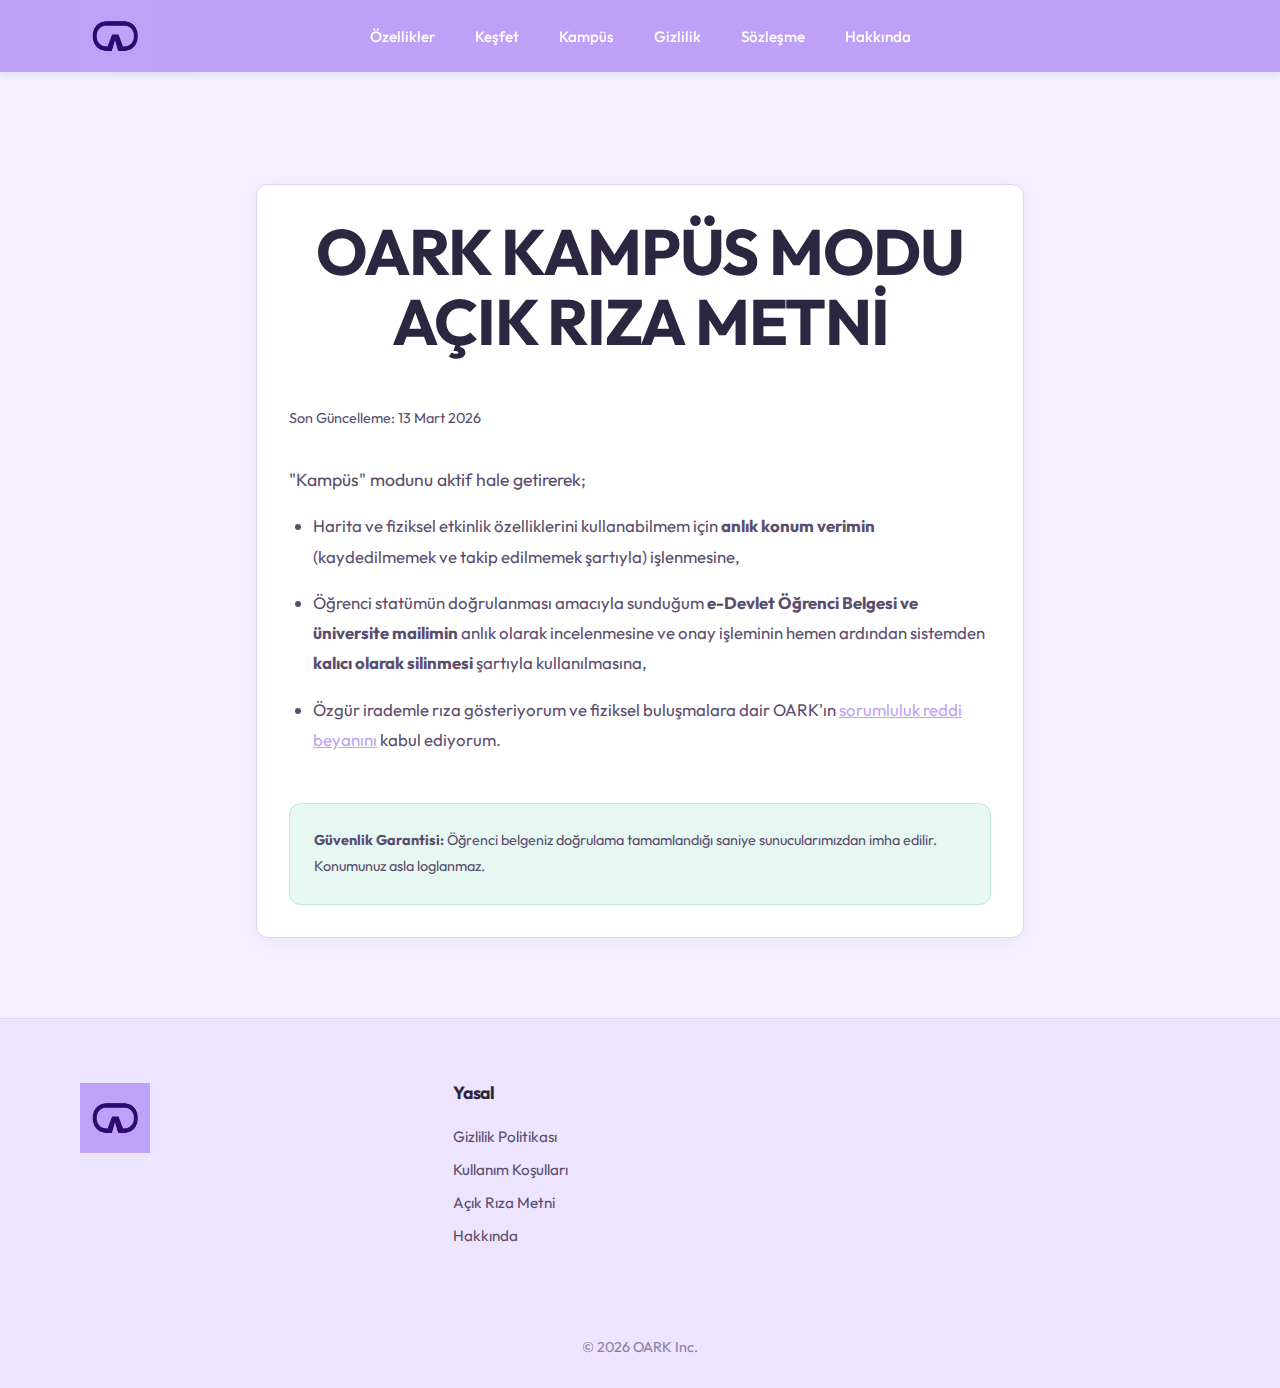
<file: kampus-acik-riza.html>
<!DOCTYPE html>
<html lang="tr">

<head>
    <meta charset="UTF-8">
    <meta name="viewport" content="width=device-width, initial-scale=1.0">
    <title>Kampüs Modu Açık Rıza Metni - OARK</title>
    <meta name="description" content="OARK Kampüs Modu Ek Açık Rıza Metni">

    <!-- CSS -->
    <link rel="stylesheet" href="css/styles.css">

    <!-- Favicon -->
    <link rel="icon" type="image/png" sizes="32x32" href="favicon.png">
    <link rel="icon" type="image/png" sizes="16x16" href="favicon.png">
    <link rel="shortcut icon" href="favicon.ico">
    <link rel="apple-touch-icon" sizes="180x180" href="assets/logo.png">
</head>

<body>

    <!-- Header / Navbar -->
    <nav class="navbar">
        <div class="container nav-container">
            <a href="index.html" class="logo">
                <img src="assets/logo-new.png" alt="OARK">
            </a>

      <div class="nav-links">
        <a href="index.html#features">Özellikler</a>
        <a href="index.html#showcase-row-1">Keşfet</a>
        <a href="index.html#university">Kampüs</a>
        <a href="privacy.html">Gizlilik</a>
        <a href="sartlar.html">Sözleşme</a>
        <a href="hakkinda.html">Hakkında</a>
      </div>

      <button class="hamburger" id="hamburger-menu" aria-label="Menü">
        <span></span>
        <span></span>
        <span></span>
      </button>
    </div>
  </nav>

  <!-- Mobile Menu Overlay -->
  <div class="mobile-menu-overlay" id="mobile-menu-overlay">
    <div class="mobile-menu-content">
      <div class="mobile-menu-links">
        <a href="index.html#features" class="mobile-link">Özellikler</a>
        <a href="index.html#showcase-row-1" class="mobile-link">Keşfet</a>
        <a href="index.html#university" class="mobile-link">Kampüs</a>
        <a href="privacy.html" class="mobile-link">Gizlilik</a>
        <a href="sartlar.html" class="mobile-link">Sözleşme</a>
        <a href="hakkinda.html" class="mobile-link">Hakkında</a>
      </div>
      <div class="mobile-menu-actions">
        <a href="login.html" class="btn btn-secondary auth-login-btn">Giriş Yap</a>
        <a href="download.html" class="btn btn-primary">İndir</a>
      </div>
    </div>
  </div>

    <!-- Content -->
    <main class="legal-page">
        <div class="container legal-content">
            <div class="glass-card">
                <h1>OARK KAMPÜS MODU AÇIK RIZA METNİ</h1>
                <p class="text-muted" style="font-size: 0.9rem; margin-bottom: 2rem;">Son Güncelleme: 13 Mart 2026</p>

                <p style="font-size: 1.1rem; line-height: 1.8;">
                    "Kampüs" modunu aktif hale getirerek;
                </p>
                <ul style="font-size: 1.05rem; line-height: 2;">
                    <li>Harita ve fiziksel etkinlik özelliklerini kullanabilmem için <strong>anlık konum verimin</strong> (kaydedilmemek ve takip edilmemek şartıyla) işlenmesine,</li>
                    <li>Öğrenci statümün doğrulanması amacıyla sunduğum <strong>e-Devlet Öğrenci Belgesi ve üniversite mailimin</strong> anlık olarak incelenmesine ve onay işleminin hemen ardından sistemden <strong>kalıcı olarak silinmesi</strong> şartıyla kullanılmasına,</li>
                    <li>Özgür irademle rıza gösteriyorum ve fiziksel buluşmalara dair OARK'ın <a href="kampus-sozlesme.html" style="color: var(--color-primary); text-decoration: underline;">sorumluluk reddi beyanını</a> kabul ediyorum.</li>
                </ul>

                <div style="margin-top: 3rem; padding: 1.5rem; background: rgba(16, 185, 129, 0.1); border-radius: 12px; border: 1px solid rgba(16, 185, 129, 0.2);">
                    <p style="margin-bottom: 0; font-size: 0.9rem;">
                        <strong>Güvenlik Garantisi:</strong> Öğrenci belgeniz doğrulama tamamlandığı saniye sunucularımızdan imha edilir. Konumunuz asla loglanmaz.
                    </p>
                </div>
            </div>
        </div>
    </main>

    <!-- Footer -->
    <footer>
        <div class="container">
            <div class="footer-content">
                <div class="footer-col">
                    <a href="index.html" class="logo" style="margin-bottom: 1rem; display:block;">
                        <img src="assets/logo-new.png" alt="OARK">
                    </a>
                </div>

                <div class="footer-col">
                    <h4>Yasal</h4>
                    <ul>
                        <li><a href="privacy.html">Gizlilik Politikası</a></li>
                        <li><a href="sartlar.html">Kullanım Koşulları</a></li>
                        <li><a href="acik-riza.html">Açık Rıza Metni</a></li>
                        <li><a href="hakkinda.html">Hakkında</a></li>
                    </ul>
                </div>
            </div>

            <div class="copyright">
                &copy; 2026 OARK Inc.
            </div>
        </div>
    </footer>

    <!-- Scripts -->
    <script src="js/main.js?v=27"></script>
</body>

</html>
</file>
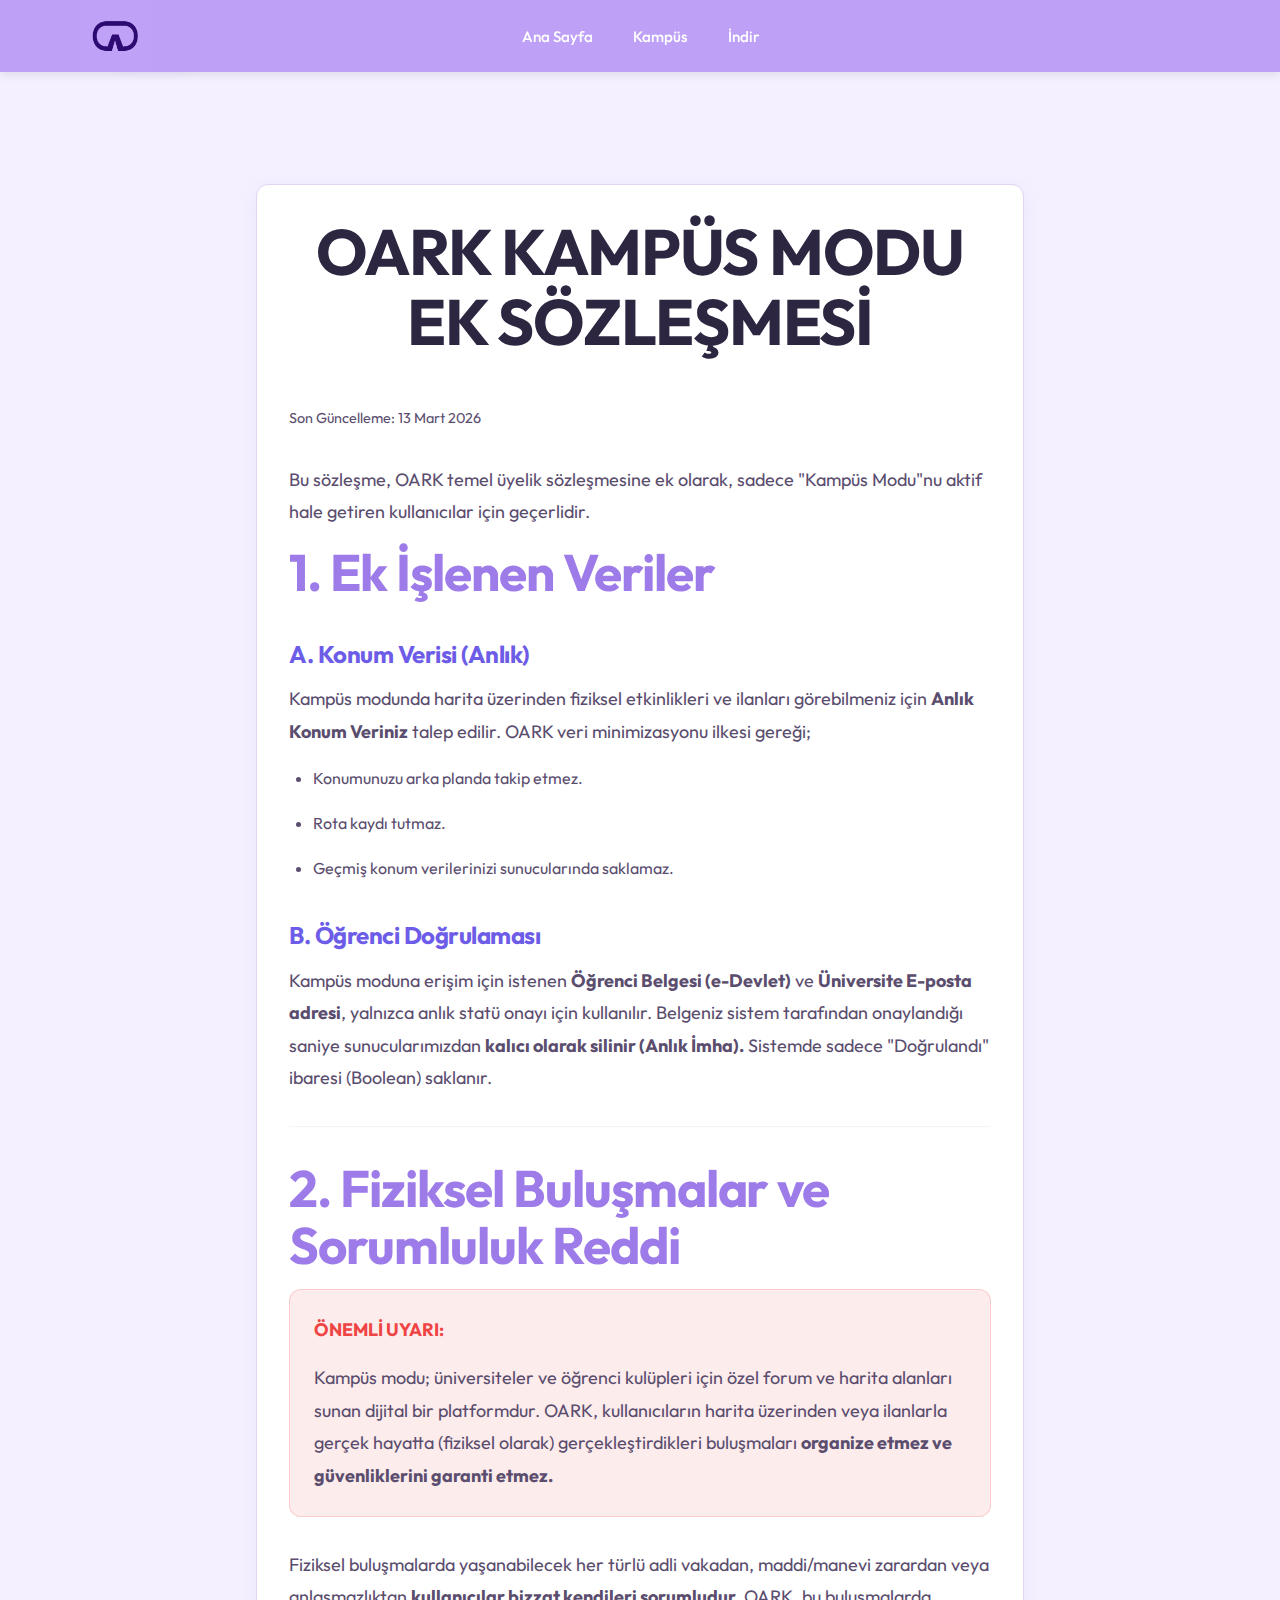
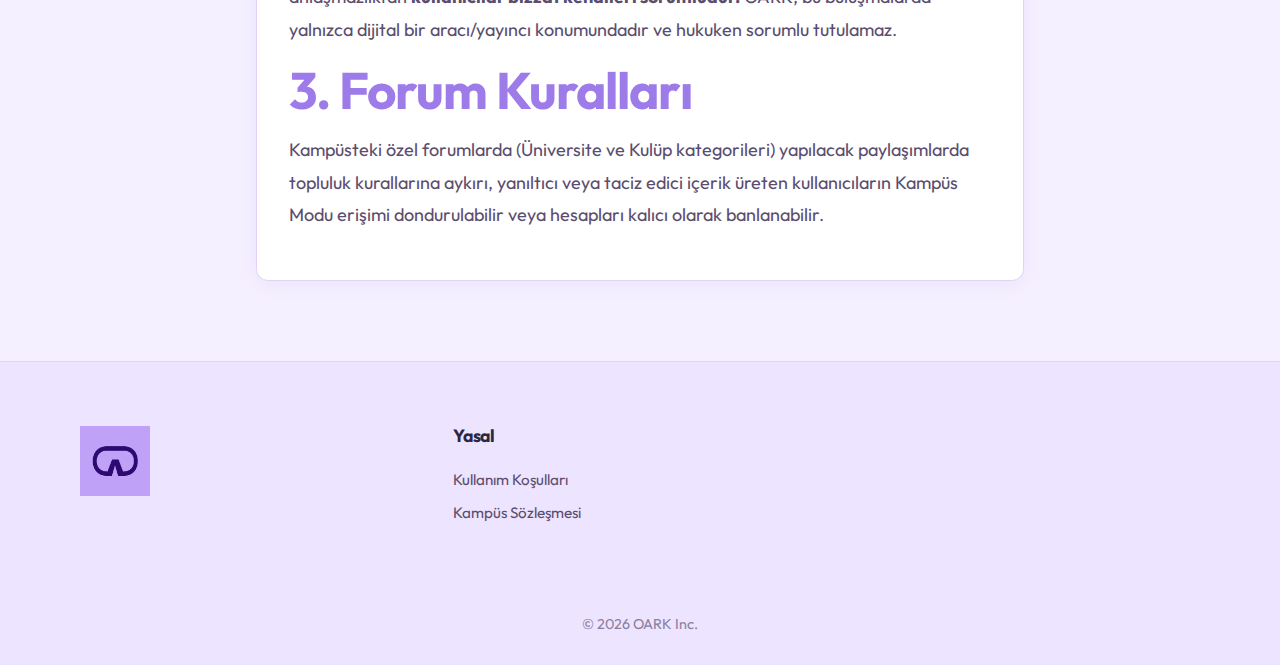
<file: kampus-sozlesme.html>
<!DOCTYPE html>
<html lang="tr">

<head>
    <meta charset="UTF-8">
    <meta name="viewport" content="width=device-width, initial-scale=1.0">
    <title>Kampüs Modu Ek Sözleşmesi - OARK</title>
    <meta name="description" content="OARK Kampüs Modu Ek Gizlilik ve Sorumluluk Reddi Sözleşmesi">

    <!-- CSS -->
    <link rel="stylesheet" href="css/styles.css">

    <!-- Favicon -->
    <link rel="icon" type="image/png" sizes="32x32" href="favicon.png">
    <link rel="icon" type="image/png" sizes="16x16" href="favicon.png">
    <link rel="shortcut icon" href="favicon.ico">
    <link rel="apple-touch-icon" sizes="180x180" href="assets/logo.png">
</head>

<body>

    <!-- Header / Navbar -->
    <nav class="navbar">
        <div class="container nav-container">
            <a href="index.html" class="logo">
                <img src="assets/logo-new.png" alt="OARK">
            </a>

            <ul class="nav-links">
                <li><a href="index.html#hero">Ana Sayfa</a></li>
                <li><a href="index.html#university">Kampüs</a></li>
                <li><a href="index.html#download">İndir</a></li>
            </ul>

      <button class="hamburger" id="hamburger-menu" aria-label="Menü">
        <span></span>
        <span></span>
        <span></span>
      </button>
    </div>
  </nav>

  <!-- Mobile Menu Overlay -->
  <div class="mobile-menu-overlay" id="mobile-menu-overlay">
    <div class="mobile-menu-content">
      <div class="mobile-menu-links">
        <a href="index.html#features" class="mobile-link">Özellikler</a>
        <a href="index.html#about" class="mobile-link">Hakkında</a>
        <a href="index.html#showcase" class="mobile-link">Keşfet</a>
        <a href="index.html#university" class="mobile-link">Kampüs</a>
        <a href="privacy.html" class="mobile-link">Gizlilik</a>
        <a href="sartlar.html" class="mobile-link">Sözleşme</a>
      </div>
      <div class="mobile-menu-actions">
        <a href="login.html" class="btn btn-secondary auth-login-btn">Giriş Yap</a>
        <a href="download.html" class="btn btn-primary">İndir</a>
      </div>
    </div>
  </div>

    <!-- Content -->
    <main class="legal-page">
        <div class="container legal-content">
            <div class="glass-card">
                <h1>OARK KAMPÜS MODU EK SÖZLEŞMESİ</h1>
                <p class="text-muted" style="font-size: 0.9rem; margin-bottom: 2rem;">Son Güncelleme: 13 Mart 2026</p>

                <p>Bu sözleşme, OARK temel üyelik sözleşmesine ek olarak, sadece "Kampüs Modu"nu aktif hale getiren kullanıcılar için geçerlidir.</p>

                <h2 class="text-gradient">1. Ek İşlenen Veriler</h2>
                
                <h3>A. Konum Verisi (Anlık)</h3>
                <p>Kampüs modunda harita üzerinden fiziksel etkinlikleri ve ilanları görebilmeniz için <strong>Anlık Konum Veriniz</strong> talep edilir. OARK veri minimizasyonu ilkesi gereği;</p>
                <ul>
                    <li>Konumunuzu arka planda takip etmez.</li>
                    <li>Rota kaydı tutmaz.</li>
                    <li>Geçmiş konum verilerinizi sunucularında saklamaz.</li>
                </ul>

                <h3>B. Öğrenci Doğrulaması</h3>
                <p>Kampüs moduna erişim için istenen <strong>Öğrenci Belgesi (e-Devlet)</strong> ve <strong>Üniversite E-posta adresi</strong>, yalnızca anlık statü onayı için kullanılır. Belgeniz sistem tarafından onaylandığı saniye sunucularımızdan <strong>kalıcı olarak silinir (Anlık İmha).</strong> Sistemde sadece "Doğrulandı" ibaresi (Boolean) saklanır.</p>

                <hr style="margin: 2rem 0; opacity: 0.1;">

                <h2 class="text-gradient">2. Fiziksel Buluşmalar ve Sorumluluk Reddi</h2>
                <div style="padding: 1.5rem; background: rgba(239, 68, 68, 0.1); border-radius: 12px; border: 1px solid rgba(239, 68, 68, 0.2); margin-bottom: 2rem;">
                    <p style="color: #ef4444; font-weight: bold; margin-bottom: 1rem;">ÖNEMLİ UYARI:</p>
                    <p style="margin-bottom: 0;">
                        Kampüs modu; üniversiteler ve öğrenci kulüpleri için özel forum ve harita alanları sunan dijital bir platformdur. OARK, kullanıcıların harita üzerinden veya ilanlarla gerçek hayatta (fiziksel olarak) gerçekleştirdikleri buluşmaları <strong>organize etmez ve güvenliklerini garanti etmez.</strong>
                    </p>
                </div>
                
                <p>Fiziksel buluşmalarda yaşanabilecek her türlü adli vakadan, maddi/manevi zarardan veya anlaşmazlıktan <strong>kullanıcılar bizzat kendileri sorumludur.</strong> OARK, bu buluşmalarda yalnızca dijital bir aracı/yayıncı konumundadır ve hukuken sorumlu tutulamaz.</p>

                <h2 class="text-gradient">3. Forum Kuralları</h2>
                <p>Kampüsteki özel forumlarda (Üniversite ve Kulüp kategorileri) yapılacak paylaşımlarda topluluk kurallarına aykırı, yanıltıcı veya taciz edici içerik üreten kullanıcıların Kampüs Modu erişimi dondurulabilir veya hesapları kalıcı olarak banlanabilir.</p>
            </div>
        </div>
    </main>

    <!-- Footer -->
    <footer>
        <div class="container">
            <div class="footer-content">
                <div class="footer-col">
                    <a href="index.html" class="logo" style="margin-bottom: 1rem; display:block;">
                        <img src="assets/logo-new.png" alt="OARK">
                    </a>
                </div>

                <div class="footer-col">
                    <h4>Yasal</h4>
                    <ul>
                        <li><a href="sartlar.html">Kullanım Koşulları</a></li>
                        <li><a href="kampus-sozlesme.html">Kampüs Sözleşmesi</a></li>
                    </ul>
                </div>
            </div>

            <div class="copyright">
                &copy; 2026 OARK Inc.
            </div>
        </div>
    </footer>

    <!-- Scripts -->
    <script src="js/main.js?v=27"></script>
</body>

</html>
</file>
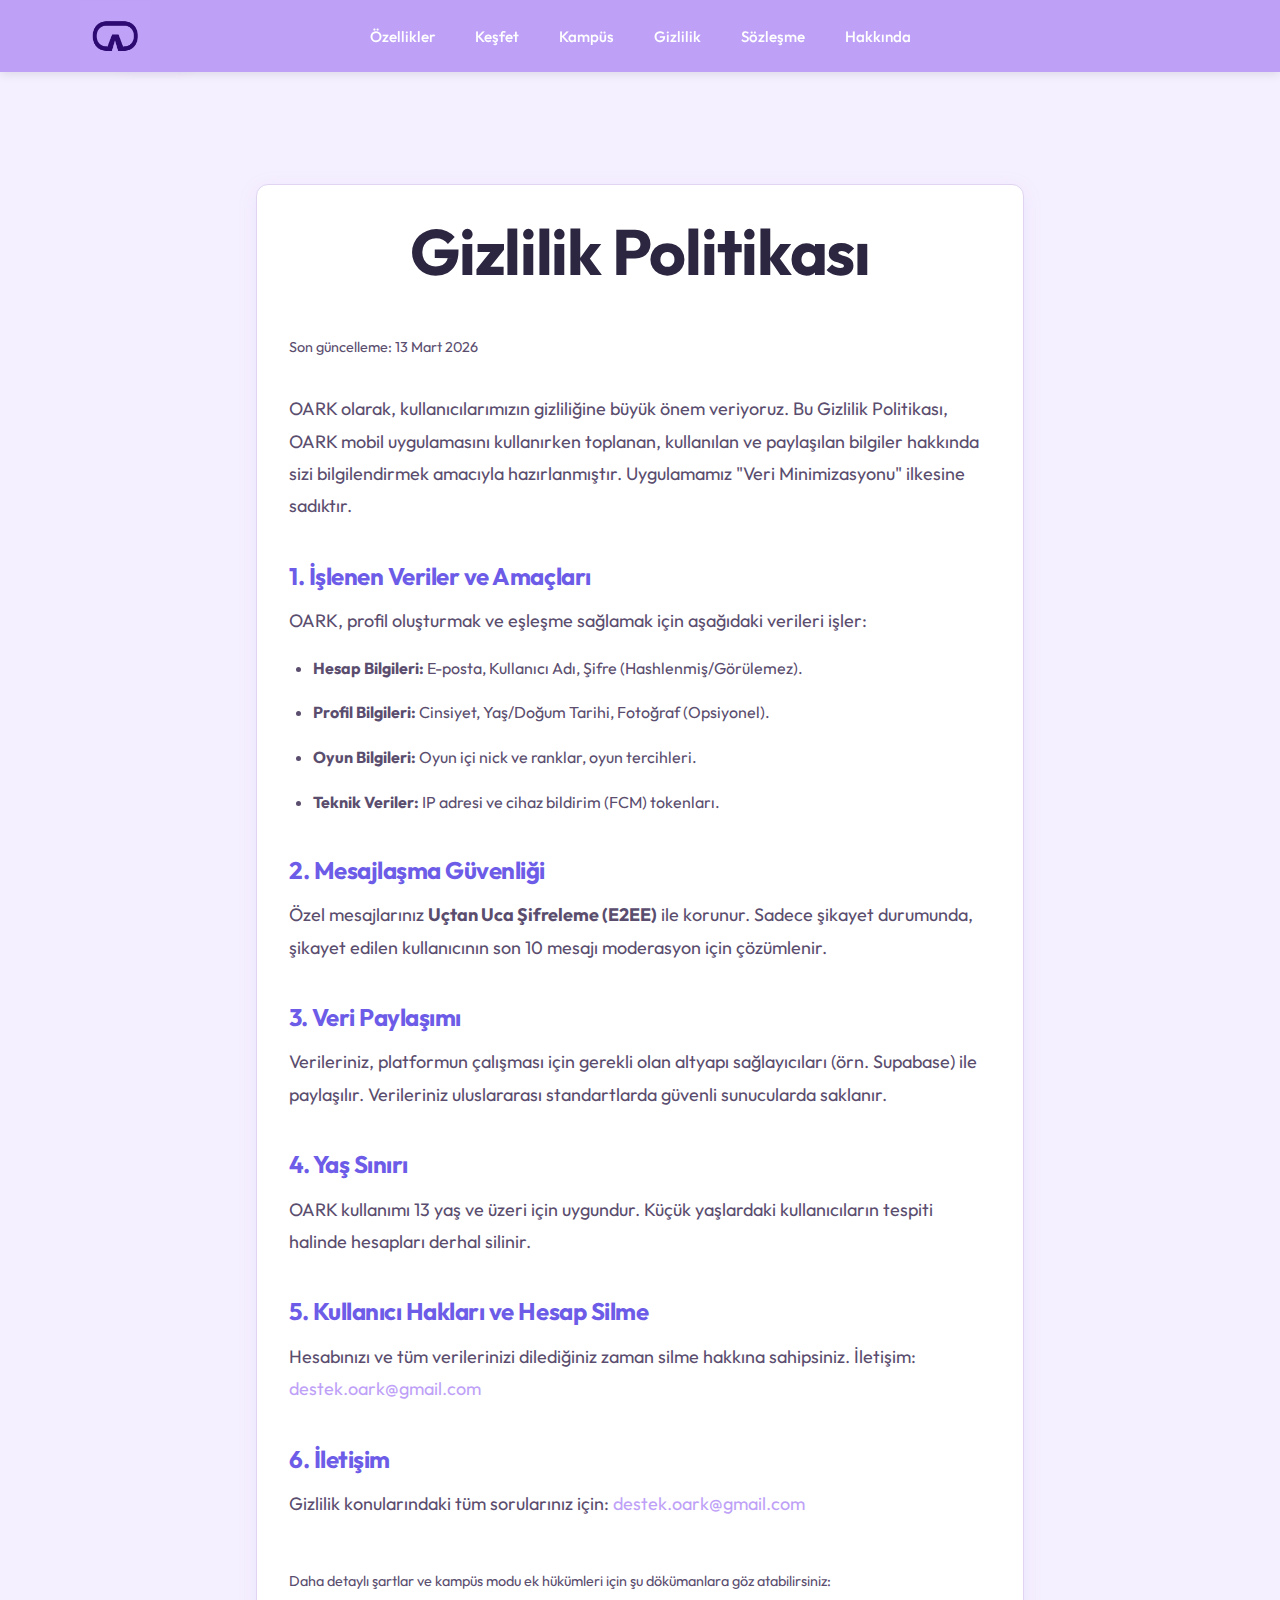
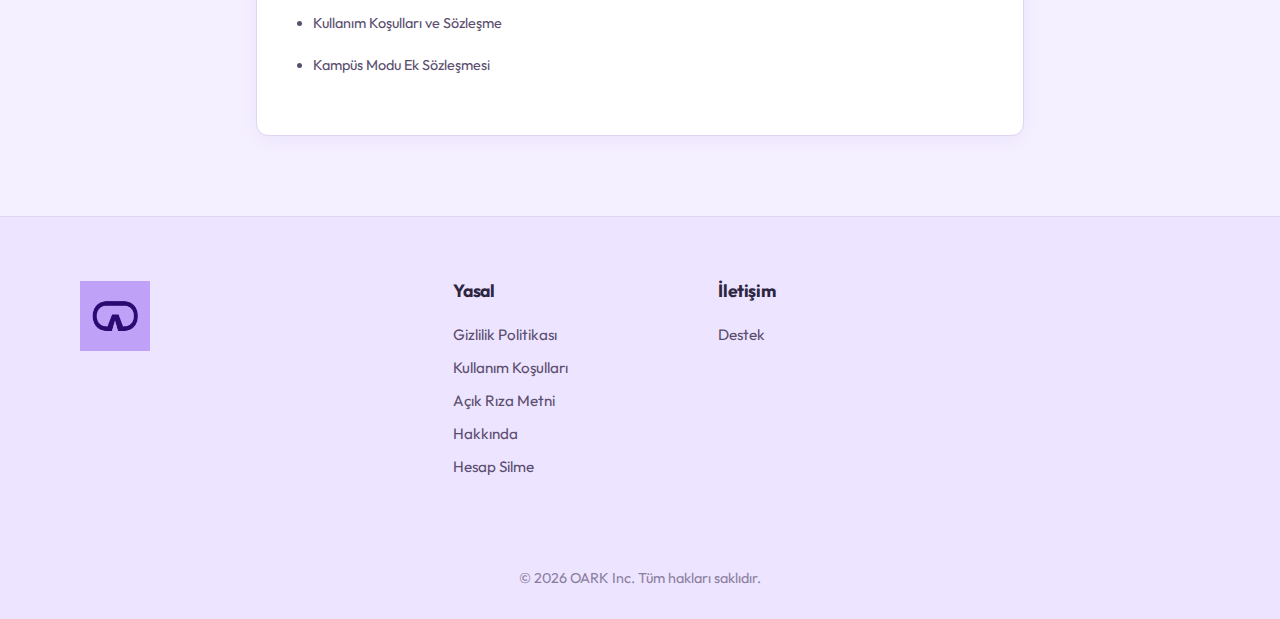
<file: privacy.html>
<!DOCTYPE html>
<html lang="tr">

<head>
    <meta charset="UTF-8">
    <meta name="viewport" content="width=device-width, initial-scale=1.0">
    <title>Gizlilik Politikası - OARK</title>
    <meta name="description" content="OARK Gizlilik Politikası">

    <!-- CSS -->
    <link rel="stylesheet" href="css/styles.css">

    <!-- Favicon -->
    <link rel="icon" type="image/png" sizes="32x32" href="favicon.png">
    <link rel="icon" type="image/png" sizes="16x16" href="favicon.png">
    <link rel="shortcut icon" href="favicon.ico">
    <link rel="apple-touch-icon" sizes="180x180" href="assets/logo.png">
</head>

<body>

    <!-- Header / Navbar -->
    <nav class="navbar">
        <div class="container nav-container">
            <a href="index.html" class="logo">
                <img src="assets/logo-new.png" alt="OARK" >
            </a>

      <div class="nav-links">
        <a href="index.html#features">Özellikler</a>
        <a href="index.html#showcase-row-1">Keşfet</a>
        <a href="index.html#university">Kampüs</a>
        <a href="privacy.html">Gizlilik</a>
        <a href="sartlar.html">Sözleşme</a>
        <a href="hakkinda.html">Hakkında</a>
      </div>

      <button class="hamburger" id="hamburger-menu" aria-label="Menü">
        <span></span>
        <span></span>
        <span></span>
      </button>
    </div>
  </nav>

  <!-- Mobile Menu Overlay -->
  <div class="mobile-menu-overlay" id="mobile-menu-overlay">
    <div class="mobile-menu-content">
      <div class="mobile-menu-links">
        <a href="index.html#features" class="mobile-link">Özellikler</a>
        <a href="index.html#showcase-row-1" class="mobile-link">Keşfet</a>
        <a href="index.html#university" class="mobile-link">Kampüs</a>
        <a href="privacy.html" class="mobile-link">Gizlilik</a>
        <a href="sartlar.html" class="mobile-link">Sözleşme</a>
        <a href="hakkinda.html" class="mobile-link">Hakkında</a>
      </div>
      <div class="mobile-menu-actions">
        <a href="login.html" class="btn btn-secondary auth-login-btn">Giriş Yap</a>
        <a href="download.html" class="btn btn-primary">İndir</a>
      </div>
    </div>
  </div>

    <!-- Privacy Policy Content -->
    <main class="legal-page">
        <div class="container legal-content">
            <div class="glass-card">
                <h1>Gizlilik Politikası</h1>
                <p class="text-muted" style="font-size: 0.9rem; margin-bottom: 2rem;">Son güncelleme: 13 Mart 2026</p>

                <p>OARK olarak, kullanıcılarımızın gizliliğine büyük önem veriyoruz. Bu Gizlilik Politikası, OARK mobil
                    uygulamasını kullanırken toplanan, kullanılan ve paylaşılan bilgiler hakkında sizi
                    bilgilendirmek amacıyla hazırlanmıştır. Uygulamamız "Veri Minimizasyonu" ilkesine sadıktır.</p>

                <h3>1. İşlenen Veriler ve Amaçları</h3>
                <p>OARK, profil oluşturmak ve eşleşme sağlamak için aşağıdaki verileri işler:</p>
                <ul>
                    <li><strong>Hesap Bilgileri:</strong> E-posta, Kullanıcı Adı, Şifre (Hashlenmiş/Görülemez).</li>
                    <li><strong>Profil Bilgileri:</strong> Cinsiyet, Yaş/Doğum Tarihi, Fotoğraf (Opsiyonel).</li>
                    <li><strong>Oyun Bilgileri:</strong> Oyun içi nick ve ranklar, oyun tercihleri.</li>
                    <li><strong>Teknik Veriler:</strong> IP adresi ve cihaz bildirim (FCM) tokenları.</li>
                </ul>

                <h3>2. Mesajlaşma Güvenliği</h3>
                <p>Özel mesajlarınız <strong>Uçtan Uca Şifreleme (E2EE)</strong> ile korunur. Sadece şikayet durumunda, şikayet edilen kullanıcının son 10 mesajı moderasyon için çözümlenir.</p>

                <h3>3. Veri Paylaşımı</h3>
                <p>Verileriniz, platformun çalışması için gerekli olan altyapı sağlayıcıları (örn. Supabase) ile paylaşılır. Verileriniz uluslararası standartlarda güvenli sunucularda saklanır.</p>

                <h3>4. Yaş Sınırı</h3>
                <p>OARK kullanımı 13 yaş ve üzeri için uygundur. Küçük yaşlardaki kullanıcıların tespiti halinde hesapları derhal silinir.</p>

                <h3>5. Kullanıcı Hakları ve Hesap Silme</h3>
                <p>Hesabınızı ve tüm verilerinizi dilediğiniz zaman silme hakkına sahipsiniz. İletişim: <a href="mailto:destek.oark@gmail.com" style="color:var(--color-primary);">destek.oark@gmail.com</a></p>

                <h3>6. İletişim</h3>
                <p>Gizlilik konularındaki tüm sorularınız için: <a href="mailto:destek.oark@gmail.com"
                        style="color:var(--color-primary);">destek.oark@gmail.com</a></p>
                
                <div style="margin-top: 2rem; border-top: 1px solid rgba(255,255,255,0.1); padding-top: 1rem;">
                    <p style="font-size: 0.9rem;">Daha detaylı şartlar ve kampüs modu ek hükümleri için şu dökümanlara göz atabilirsiniz:</p>
                    <ul style="font-size: 0.9rem;">
                        <li><a href="sartlar.html">Kullanım Koşulları ve Sözleşme</a></li>
                        <li><a href="kampus-sozlesme.html">Kampüs Modu Ek Sözleşmesi</a></li>
                    </ul>
                </div>
            </div>
        </div>
    </main>

    <!-- Footer -->
    <footer>
        <div class="container">
            <div class="footer-content">
                <div class="footer-col">
                    <a href="index.html" class="logo" style="margin-bottom: 1rem; display:block;">
                        <img src="assets/logo-new.png" alt="OARK" >
                    </a>
                </div>

                <div class="footer-col">
                    <h4>Yasal</h4>
                    <ul>
                        <li><a href="privacy.html">Gizlilik Politikası</a></li>
                        <li><a href="sartlar.html">Kullanım Koşulları</a></li>
                        <li><a href="acik-riza.html">Açık Rıza Metni</a></li>
                        <li><a href="hakkinda.html">Hakkında</a></li>
                        <li><a href="delete-account.html">Hesap Silme</a></li>
                    </ul>
                </div>

                <div class="footer-col">
                    <h4>İletişim</h4>
                    <ul>
                        <li><a href="mailto:destek.oark@gmail.com">Destek</a></li>
                    </ul>
                </div>
            </div>

            <div class="copyright">
                &copy; 2026 OARK Inc. Tüm hakları saklıdır.
            </div>
        </div>
    </footer>

    <!-- Scripts -->
    <script src="js/main.js?v=27"></script>
</body>

</html>
</file>
<file: css/styles.css>
/* ========================================
   OARK - Modern Design System
   Cyberpunk / Glassmorphism / Dark Theme
   ======================================== */

@import url('https://fonts.googleapis.com/css2?family=Outfit:wght@300;400;500;600;700;800&display=swap');

:root {
  /* --- Core Palette (Lavender Theme) --- */
  --color-bg: #f5f0ff;
  --color-bg-alt: #ede4ff;
  --color-bg-card: #ffffff;
  --color-bg-hero: linear-gradient(135deg, #f5f0ff 0%, #e8dcff 50%, #f0e6ff 100%);

  --color-primary: #bea1f7;
  --color-primary-dark: #9d7be8;
  --color-primary-light: #d4c4f9;

  --color-secondary: #6c5ce7;
  --color-accent: #a388ee;

  --color-text: #2d2640;
  --color-text-muted: #5a4d6e;
  --color-text-dim: #8b7fa0;

  /* --- Card Styles (Clean) --- */
  --card-bg: #ffffff;
  --card-border: #e0d4f0;
  --card-shadow: 0 4px 20px rgba(157, 123, 232, 0.1);
  --card-shadow-hover: 0 12px 40px rgba(157, 123, 232, 0.18);

  /* --- Spacing & Layout --- */
  --container-width: 1280px;
  --header-height: 72px;
  --radius-sm: 8px;
  --radius-md: 12px;
  --radius-lg: 20px;
  --radius-full: 9999px;

  /* --- Transitions --- */
  --trans-fast: 0.2s ease;
  --trans-smooth: 0.3s ease;
}

/* Base Setup */
* {
  margin: 0;
  padding: 0;
  box-sizing: border-box;
}

html {
  font-family: 'Outfit', sans-serif;
  background-color: var(--color-bg);
  color: var(--color-text);
  scroll-behavior: smooth;
  scroll-snap-type: y proximity;
}

body {
  position: relative;
  margin: 0;
  padding: 0;
  min-height: 100vh;
}

/* Hide background globes */
.background-globes {
  display: none;
}

/* Section Layout */
section:not(.partners-section),
.hero {
  min-height: 100vh;
  padding: 5rem 0;
  display: flex;
  flex-direction: column;
  justify-content: center;
  position: relative;
  scroll-snap-align: start;
}

.partners-section {
  min-height: auto;
  padding: 4rem 0;
  scroll-snap-align: none;
}

/* Glass Card - Clean Style */
.education-card {
  border: 1px solid rgba(6, 182, 212, 0.3);
  max-width: 400px;
  text-align: center;
  transform: scale(1);
  transition: transform 0.3s ease;
}

.education-card:hover {
  transform: translateY(-5px);
  border-color: var(--color-secondary);
}

/* Animation Utilities */
.fade-up {
  opacity: 0;
  transform: translateY(30px);
  transition: opacity 0.8s ease-out, transform 0.8s ease-out;
}

.fade-up.visible {
  opacity: 1;
  transform: translateY(0);
}

.fade-in {
  opacity: 0;
  transition: opacity 1s ease-out;
}

.fade-in.visible {
  opacity: 1;
}

/* Custom Scrollbar */
::-webkit-scrollbar {
  width: 8px;
}

::-webkit-scrollbar-track {
  background: var(--color-bg);
}

::-webkit-scrollbar-thumb {
  background: var(--color-primary);
  border-radius: var(--radius-full);
}

::-webkit-scrollbar-thumb:hover {
  background: var(--color-secondary);
}

/* Typography */
h1,
h2,
h3,
h4,
h5,
h6 {
  line-height: 1.1;
  font-weight: 700;
  letter-spacing: -0.02em;
}

h1 {
  font-size: clamp(2.5rem, 5vw, 4rem);
  color: var(--color-text);
  margin-bottom: 1.5rem;
}

h2 {
  font-size: clamp(2rem, 4vw, 3.5rem);
  margin-bottom: 1rem;
}

p {
  line-height: 1.6;
  color: var(--color-text-muted);
  font-size: 1.125rem;
  margin-bottom: 1.5rem;
}

a {
  text-decoration: none;
  color: inherit;
  transition: var(--trans-fast);
}

/* Utilities */
.container {
  width: 90%;
  max-width: var(--container-width);
  margin: 0 auto;
  padding: 0 1rem;
}

.text-gradient {
  color: var(--color-primary-dark);
}

.glass-card {
  background: var(--card-bg);
  border: 1px solid var(--card-border);
  box-shadow: var(--card-shadow);
  border-radius: var(--radius-md);
  padding: 2rem;
  transition: var(--trans-smooth);
}

.glass-card:hover {
  transform: translateY(-4px);
  box-shadow: var(--card-shadow-hover);
  border-color: var(--color-primary-light);
}

/* --- Components --- */

/* Buttons */
/* Buttons */
.btn {
  display: inline-flex;
  align-items: center;
  justify-content: center;
  padding: 0.75rem 1.5rem;
  /* Reduced padding */
  font-weight: 600;
  border-radius: 12px;
  /* Slightly less rounded than full pill for modern look, or keep pill if preferred but smaller */
  letter-spacing: 0.02em;
  font-size: 0.9rem;
  transition: all 0.2s cubic-bezier(0.4, 0, 0.2, 1);
  cursor: pointer;
  gap: 0.5rem;
  position: relative;
  overflow: hidden;
  text-decoration: none;
  border: 1px solid transparent;
  /* Prevent layout shift */
  height: 44px;
  /* Fixed height for consistency */
}

.btn-sm {
  padding: 0.5rem 1.25rem;
  height: 36px;
  font-size: 0.85rem;
}

.btn-primary {
  background: #bea1f7;
  color: #fff;
  border: none;
  box-shadow: 0 4px 12px rgba(190, 161, 247, 0.3);
}

.btn-primary:hover {
  background: #9d7be8;
  transform: translateY(-2px);
  box-shadow: 0 6px 20px rgba(190, 161, 247, 0.4);
}

.btn-secondary {
  background: #ffffff;
  color: var(--color-text);
  border: 1px solid var(--card-border);
}

.btn-secondary:hover {
  background: var(--color-bg-alt);
  border-color: var(--color-primary);
  transform: translateY(-2px);
}

.btn-outline {
  background: transparent;
  color: rgba(255, 255, 255, 0.8);
  border: 1px solid rgba(255, 255, 255, 0.2);
}

.btn-outline:hover {
  color: #fff;
  border-color: #fff;
  background: rgba(255, 255, 255, 0.05);
}

/* Specific Auth Buttons in Navbar */
.nav-actions {
  display: flex;
  align-items: center;
  gap: 1rem;
}

.nav-actions .btn {
  font-size: 0.85rem;
  padding: 0 1.25rem;
  height: 40px;
  border-radius: 99px;
  /* Pill shape for navbar buttons */
}

/* Navbar */
.navbar {
  position: fixed;
  top: 0;
  left: 0;
  width: 100%;
  height: var(--header-height);
  z-index: 1000;
  display: flex;
  align-items: center;
  background: #bea1f7;
  transition: all var(--trans-smooth);
  box-shadow: 0 2px 10px rgba(0, 0, 0, 0.1);
}

.navbar .container {
  display: flex;
  align-items: center;
  position: relative;
  justify-content: space-between;
  height: 100%;
}

.navbar.scrolled {
  background: #bea1f7;
  box-shadow: 0 4px 20px rgba(0, 0, 0, 0.15);
}

/* Removed unused .nav-container style and replaced with .navbar .container logic implicitly or explicitly above */

.logo {
  font-size: 1.8rem;
  font-weight: 800;
  display: flex;
  align-items: center;
  gap: 0.5rem;
  letter-spacing: -0.03em;
  z-index: 2;
  transition: transform 0.3s ease;
}

.logo:hover {
  transform: scale(1.02);
}

.logo img {
  height: 70px;
  width: auto;
}

.nav-links {
  position: absolute;
  left: 50%;
  transform: translateX(-50%);
  display: flex;
  gap: 2.5rem;
  list-style: none;
  white-space: nowrap;
}

.nav-actions {
  display: flex;
  align-items: center;
  gap: 1rem;
  margin-left: auto;
  /* Ensures it stays to the right if we weren't using absolute centering for the middle, but redundant with justify-between + absolute center method, safe to keep */
  z-index: 2;
}

.nav-links a {
  font-size: 0.95rem;
  font-weight: 500;
  color: #ffffff;
  position: relative;
}

.nav-links a::after {
  content: '';
  position: absolute;
  width: 0;
  height: 2px;
  bottom: -4px;
  left: 0;
  background: #ffffff;
  transition: width var(--trans-fast);
}

.nav-links a:hover {
  color: #fff;
}

.nav-links a:hover::after {
  width: 100%;
}

/* Mobile Menu */
.hamburger {
  display: none;
  font-size: 1.5rem;
  cursor: pointer;
  background: none;
  border: none;
  color: #fff;
}

.nav-user-profile {
  display: flex;
  align-items: center;
  gap: 0.75rem;
  padding: 0.35rem 0.5rem 0.35rem 0.35rem;
  /* Tight padding */
  background: rgba(255, 255, 255, 0.1);
  /* More visible background */
  border: 1px solid rgba(255, 255, 255, 0.2);
  border-radius: 99px;
  /* Pill shape */
  text-decoration: none;
  transition: all 0.2s ease;
  margin-right: 0.5rem;
  cursor: pointer;
}

.nav-user-profile:hover {
  background: rgba(255, 255, 255, 0.2);
  border-color: rgba(255, 255, 255, 0.4);
  transform: translateY(-1px);
  box-shadow: 0 4px 12px rgba(0, 0, 0, 0.2);
}

.nav-user-avatar {
  width: 32px;
  height: 32px;
  border-radius: 50%;
  object-fit: cover;
  background: var(--color-primary);
  display: flex;
  align-items: center;
  justify-content: center;
  color: white;
  font-size: 0.9rem;
  font-weight: bold;
}

.nav-user-name {
  color: white;
  font-weight: 600;
  font-size: 0.9rem;
  padding-right: 0.5rem;
  max-width: 150px;
  overflow: hidden;
  text-overflow: ellipsis;
  white-space: nowrap;
}

/* Hero Section */
.hero {
  position: relative;
  min-height: 70vh;
  display: flex;
  align-items: center;
  padding: 8rem 0 4rem;
  background: linear-gradient(135deg, #f5f0ff 0%, #e8dcff 30%, #ddd0ff 70%, #f0e6ff 100%);
  overflow: hidden;
}

.hero::before {
  content: '';
  position: absolute;
  top: -50%;
  right: -20%;
  width: 600px;
  height: 600px;
  background: radial-gradient(circle, rgba(190, 161, 247, 0.3) 0%, transparent 70%);
  border-radius: 50%;
  pointer-events: none;
}

.hero::after {
  content: '';
  position: absolute;
  bottom: -30%;
  left: -10%;
  width: 500px;
  height: 500px;
  background: radial-gradient(circle, rgba(157, 123, 232, 0.2) 0%, transparent 70%);
  border-radius: 50%;
  pointer-events: none;
}

.hero-bg {
  display: none;
}

.hero-content {
  text-align: center;
  max-width: 800px;
  margin: 0 auto;
  padding: 2rem;
  position: relative;
  z-index: 1;
}

.hero h1 span {
  display: block;
  font-size: 0.5em;
  font-weight: 500;
  color: var(--color-primary-dark);
  letter-spacing: 0.15em;
  margin-bottom: 0.5rem;
  text-transform: uppercase;
}

.hero-stats {
  display: flex;
  justify-content: center;
  gap: 3rem;
  margin-top: 4rem;
}

.stat-item {
  text-align: center;
}

.stat-number {
  display: block;
  font-size: 2.5rem;
  font-weight: 700;
  color: var(--color-text);
  margin-bottom: 0.25rem;
}

.stat-label {
  font-size: 0.9rem;
  text-transform: uppercase;
  color: var(--color-text-dim);
  letter-spacing: 0.1em;
}

/* Partners & Marquee */
.partners-section {
  background: var(--color-bg-alt);
  overflow: hidden;
  padding: 4rem 0;
}

.partners-title {
  text-align: center;
  margin-bottom: 3rem;
  color: var(--color-text-dim);
  font-size: 0.9rem;
  letter-spacing: 0.2em;
}

.marquee-container {
  width: 100%;
  overflow: hidden;
  position: relative;
  /* Fade mask on sides - using white for light theme */
  mask-image: linear-gradient(to right, transparent, white 10%, white 90%, transparent);
  -webkit-mask-image: linear-gradient(to right, transparent, white 10%, white 90%, transparent);
}

.marquee-content {
  display: flex;
  gap: 3rem;
  width: max-content;
  /* Ensures it fits all items */
  animation: scroll 20s linear infinite;
  /* Smooth continuous scroll */
}

/* Pause on hover optional */
.marquee-content:hover {
  animation-play-state: paused;
}

@keyframes scroll {
  0% {
    transform: translateX(0);
  }

  100% {
    transform: translateX(-50%);
  }
}

.partner-item {
  display: flex;
  align-items: center;
  gap: 1rem;
  opacity: 0.5;
  transition: opacity 0.3s;
  flex-shrink: 0;
  /* Prevent shrinking */
}

.partner-item:hover {
  opacity: 1;
}

.partner-item .logo-box {
  width: 40px;
  height: 40px;
  border-radius: 50%;
  background: rgba(190, 161, 247, 0.2);
  display: flex;
  align-items: center;
  justify-content: center;
  font-size: 0.8rem;
  color: var(--color-primary-dark);
}

/* Features Grid */
.features-section {
  padding: 6rem 0;
  position: relative;
  background: linear-gradient(180deg, #f0e6ff 0%, #f8f4ff 50%, #f5f0ff 100%);
  min-height: 100vh;
  scroll-snap-align: start;
}

.section-head {
  text-align: center;
  margin-bottom: 4rem;
}

.grid-3 {
  display: grid;
  grid-template-columns: repeat(auto-fit, minmax(320px, 1fr));
  gap: 2rem;
}

.feature-icon {
  width: 60px;
  height: 60px;
  border-radius: 16px;
  background: linear-gradient(135deg, #bea1f7 0%, #9d7be8 100%);
  display: flex;
  align-items: center;
  justify-content: center;
  font-size: 1.75rem;
  margin-bottom: 1.5rem;
  color: #ffffff;
  box-shadow: 0 4px 15px rgba(157, 123, 232, 0.3);
}

/* Showcase Section (Z-pattern) */
.showcase-section {
  padding: 5rem 0;
  background: var(--color-bg);
  min-height: 100vh;
  scroll-snap-align: start;
}

.showcase-row {
  display: flex;
  align-items: center;
  gap: 4rem;
  margin-bottom: 8rem;
}

.showcase-row.reverse {
  flex-direction: row-reverse;
}

.showcase-text {
  flex: 1;
}

.showcase-visual {
  flex: 1;
  position: relative;
}

.showcase-visual img {
  width: 100%;
  border-radius: var(--radius-md);
  box-shadow: 0 20px 40px rgba(157, 123, 232, 0.2);
  border: 1px solid var(--card-border);
  transition: var(--trans-smooth);
}

.showcase-visual:hover img {
  transform: scale(1.02) rotate(1deg);
  border-color: var(--color-primary);
}

.badge {
  display: inline-block;
  padding: 0.5rem 1rem;
  background: var(--color-primary-light);
  color: var(--color-primary-dark);
  border-radius: var(--radius-full);
  font-size: 0.8rem;
  font-weight: 600;
  text-transform: uppercase;
  margin-bottom: 1rem;
}

/* Mockup Container */
.app-mockup {
  position: relative;
  z-index: 10;
  padding: 12px;
  background: #ffffff;
  border-radius: 24px;
  border: 1px solid var(--card-border);
  box-shadow: 0 15px 40px rgba(157, 123, 232, 0.15);
}

.app-mockup img {
  border-radius: 16px;
  display: block;
}

/* CTA Section */
.cta-section {
  position: relative;
  padding: 6rem 0;
  text-align: center;
  background: linear-gradient(135deg, #e8dcff 0%, #d4c4f9 50%, #bea1f7 100%);
  overflow: hidden;
}

.cta-section::before {
  content: '';
  position: absolute;
  top: -20%;
  left: -10%;
  width: 400px;
  height: 400px;
  background: radial-gradient(circle, rgba(255, 255, 255, 0.4) 0%, transparent 70%);
  border-radius: 50%;
  pointer-events: none;
}

.cta-glow {
  display: none;
}

.cta-content {
  position: relative;
  z-index: 2;
  max-width: 600px;
  margin: 0 auto;
}

/* Footer */
footer {
  border-top: 1px solid var(--card-border);
  padding: 4rem 0 2rem;
  background: var(--color-bg-alt);
  scroll-snap-align: none;
}

.footer-content {
  display: grid;
  grid-template-columns: 1.5fr 1fr 1fr 1fr;
  gap: 3rem;
  margin-bottom: 3rem;
}

.footer-col h4 {
  color: var(--color-text);
  margin-bottom: 1.5rem;
  font-size: 1.1rem;
}

.footer-col ul {
  list-style: none;
}

.footer-col ul li {
  margin-bottom: 0.8rem;
}

.footer-col ul li a {
  color: var(--color-text-muted);
  font-size: 0.95rem;
}

.footer-col ul li a:hover {
  color: var(--color-primary-dark);
}

.copyright {
  text-align: center;
  border-top: 1px solid rgba(255, 255, 255, 0.05);
  padding-top: 2rem;
  color: var(--color-text-dim);
  font-size: 0.9rem;
}

/* --- Legal Pages --- */
.legal-page {
  padding-top: 120px;
  padding-bottom: 5rem;
  min-height: 100vh;
}

.legal-content {
  max-width: 800px;
  margin: 0 auto;
}

.legal-content h1 {
  margin-bottom: 3rem;
  text-align: center;
}

.legal-content h3 {
  color: var(--color-secondary);
  margin-top: 2.5rem;
  margin-bottom: 1rem;
  font-size: 1.5rem;
}

.legal-content p,
.legal-content li {
  color: var(--color-text-muted);
  line-height: 1.8;
  margin-bottom: 1rem;
}

.legal-content ul {
  padding-left: 1.5rem;
  margin-bottom: 1.5rem;
}

/* Verification Status Styles */
.verify-status-box {
  background: rgba(255, 255, 255, 0.05);
  border: 1px solid rgba(255, 255, 255, 0.1);
  color: white;
}

.status-loading {
  background: rgba(59, 130, 246, 0.1);
  border-color: rgba(59, 130, 246, 0.4);
  color: #60a5fa;
}

.status-success {
  background: rgba(16, 185, 129, 0.1);
  border-color: rgba(16, 185, 129, 0.4);
  color: #34d399;
}

.status-error {
  background: rgba(239, 68, 68, 0.1);
  border-color: rgba(239, 68, 68, 0.4);
  color: #fca5a5;
}

.code-display {
  background: linear-gradient(135deg, #1e1b4b 0%, #312e81 100%);
  border: 1px solid rgba(139, 92, 246, 0.3);
  border-radius: 16px;
  padding: 2rem;
  text-align: center;
  box-shadow: 0 10px 30px -10px rgba(0, 0, 0, 0.5);
}

.code-label {
  text-transform: uppercase;
  font-size: 0.8rem;
  letter-spacing: 0.1em;
  color: rgba(255, 255, 255, 0.6);
  margin-bottom: 0.5rem;
}

.campus-code {
  font-size: 3rem;
  font-weight: 800;
  font-family: monospace;
  color: var(--color-secondary);
  letter-spacing: 0.2em;
  margin-bottom: 0.5rem;
  text-shadow: 0 0 20px rgba(6, 182, 212, 0.5);
}

.code-info {
  font-size: 1.1rem;
  color: white;
  margin-bottom: 1rem;
}

.code-instruction {
  font-size: 0.9rem;
  background: rgba(255, 255, 255, 0.1);
  display: inline-block;
  padding: 0.5rem 1rem;
  border-radius: 99px;
  color: rgba(255, 255, 255, 0.8);
}

/* --- Delete Account Page Specifics --- */
.delete-account-page {
  display: flex;
  align-items: center;
  justify-content: center;
  min-height: 100vh;
  padding-top: var(--header-height);
  background: radial-gradient(circle at top right, rgba(139, 92, 246, 0.1), transparent 40%),
    radial-gradient(circle at bottom left, rgba(6, 182, 212, 0.1), transparent 40%);
}

.delete-card {
  max-width: 500px;
  width: 100%;
}

.step-indicators {
  display: flex;
  justify-content: center;
  gap: 0.5rem;
  margin-bottom: 2rem;
}

.step-dot {
  width: 10px;
  height: 10px;
  border-radius: 50%;
  background: rgba(255, 255, 255, 0.2);
  transition: var(--trans-fast);
}

.step-dot.active {
  background: var(--color-accent);
  box-shadow: 0 0 10px var(--color-accent);
}

.form-group {
  margin-bottom: 1.5rem;
}

.form-group label {
  display: block;
  margin-bottom: 0.5rem;
  color: var(--color-text-muted);
  font-size: 0.9rem;
}

.form-group input {
  width: 100%;
  padding: 1rem;
  background: #ffffff;
  border: 1px solid #e0d4f0;
  border-radius: var(--radius-sm);
  color: var(--color-text);
  font-family: inherit;
  transition: var(--trans-fast);
}

.form-group input:focus {
  outline: none;
  border-color: var(--color-primary);
  box-shadow: 0 0 0 3px rgba(190, 161, 247, 0.2);
}

.error-message {
  background: rgba(239, 68, 68, 0.15);
  color: #fca5a5;
  padding: 1rem;
  border-radius: var(--radius-sm);
  border: 1px solid rgba(239, 68, 68, 0.3);
  margin-bottom: 1.5rem;
  display: none;
  font-size: 0.9rem;
  text-align: center;
}

/* Animations */
@keyframes fadeUp {
  to {
    opacity: 1;
    transform: translateY(0);
  }
}

/* Mobile Responsive */
@media (max-width: 900px) {
  h1 {
    font-size: 3rem;
  }

  .grid-3 {
    grid-template-columns: 1fr;
  }

  .showcase-row {
    flex-direction: column;
    text-align: center;
    gap: 2rem;
  }

  .showcase-row.reverse {
    flex-direction: column;
  }

  .footer-content {
    grid-template-columns: 1fr 1fr;
  }
}

@media (max-width: 768px) {
  .nav-links {
    display: none;
  }

  .nav-actions {
    display: flex;
    gap: 0.5rem;
  }

  .nav-actions .btn {
    padding: 0 0.8rem;
    font-size: 0.8rem;
  }

  .nav-actions .btn-primary {
    display: none;
    /* Hide 'Indir' on mobile to save space */
  }

  .nav-user-name {
    display: none;
  }

  .nav-container .hamburger {
    margin-left: auto;
  }

  /* Simplified for now */
  .hamburger {
    display: block;
  }

  .hero-stats {
    flex-direction: row;
    /* Keep horizontal on mobile */
    gap: 1rem;
    justify-content: center;
    flex-wrap: wrap;
    /* Allow wrap if very small */
  }

  .hero-stats .stat-number {
    font-size: 2rem;
    /* Slightly smaller on mobile */
  }

  .marquee-content {
    gap: 2rem;
    /* Reduce gap in marquee on mobile */
    animation-duration: 15s;
    /* Speed up slightly or keep same */
  }

  .footer-content {
    grid-template-columns: 1fr;
    text-align: center;
  }
}

/* Bottom Snap Wrapper */
.bottom-snap-section {
  scroll-snap-align: start;
  min-height: 100vh;
  display: flex;
  flex-direction: column;
}

/* CTA Section */
.cta-section {
  padding: 6rem 0;
  text-align: center;
  background: var(--color-bg);
  position: relative;
  overflow: hidden;
  min-height: auto !important;
  scroll-snap-align: none !important;
  flex: 1;
}

/* Campus Section */
.campus-section {
  padding: 8rem 0;
  position: relative;
  overflow: hidden;
  background: linear-gradient(to bottom, #050505 0%, #0c1220 100%);
}

.campus-grid {
  display: grid;
  grid-template-columns: 1fr 1fr;
  gap: 5rem;
  align-items: center;
}

.campus-desc {
  font-size: 1.2rem;
  margin-bottom: 3rem;
  max-width: 500px;
}

.steps-container {
  display: flex;
  flex-direction: column;
  gap: 2rem;
}

.step-item {
  display: flex;
  gap: 1.5rem;
  position: relative;
}

.step-number {
  width: 40px;
  height: 40px;
  background: rgba(6, 182, 212, 0.1);
  border: 1px solid rgba(6, 182, 212, 0.3);
  color: #06b6d4;
  border-radius: 50%;
  display: flex;
  align-items: center;
  justify-content: center;
  font-weight: 700;
  font-size: 1.1rem;
  flex-shrink: 0;
  z-index: 2;
}

.step-text h4 {
  font-size: 1.1rem;
  margin-bottom: 0.5rem;
  color: white;
}

.step-text p {
  font-size: 0.95rem;
  margin-bottom: 0;
  color: var(--color-text-muted);
}

.step-icon-line {
  position: absolute;
  left: 20px;
  top: -2rem;
  width: 1px;
  height: calc(100% + 1rem);
  /* Connect to next */
  background: linear-gradient(to bottom, rgba(6, 182, 212, 0.3), rgba(6, 182, 212, 0.1));
  z-index: 1;
}

.step-item:first-child .step-icon-line {
  display: none;
}

.campus-visual {
  position: relative;
  display: flex;
  justify-content: center;
  align-items: center;
}

.education-card {
  width: 100%;
  max-width: 400px;
  background: rgba(255, 255, 255, 0.03);
  border: 1px solid rgba(255, 255, 255, 0.1);
  backdrop-filter: blur(20px);
  padding: 2.5rem;
  border-radius: 24px;
  text-align: center;
  position: relative;
  z-index: 2;
  box-shadow: 0 25px 50px -12px rgba(6, 182, 212, 0.25);
}

.edu-icon {
  width: 80px;
  height: 80px;
  background: linear-gradient(135deg, #06b6d4, #3b82f6);
  border-radius: 50%;
  display: flex;
  align-items: center;
  justify-content: center;
  margin: 0 auto 1.5rem;
  font-size: 2rem;
  color: white;
  box-shadow: 0 10px 30px rgba(6, 182, 212, 0.4);
}

.verified-badge {
  display: inline-flex;
  align-items: center;
  gap: 0.5rem;
  background: rgba(16, 185, 129, 0.1);
  color: #34d399;
  padding: 0.4rem 1rem;
  border-radius: 99px;
  font-size: 0.9rem;
  font-weight: 600;
  margin-top: 0.5rem;
  margin-bottom: 2rem;
}

.code-preview {
  background: #0f172a;
  padding: 1.5rem;
  border-radius: 16px;
  border: 1px dashed rgba(255, 255, 255, 0.2);
}

.code-preview span {
  display: block;
  font-size: 0.8rem;
  color: rgba(255, 255, 255, 0.5);
  margin-bottom: 0.5rem;
  letter-spacing: 0.1em;
}

.code-box {
  font-family: monospace;
  font-size: 1.5rem;
  font-weight: 700;
  color: white;
  letter-spacing: 0.1em;
}

.campus-blob {
  position: absolute;
  border-radius: 50%;
  filter: blur(80px);
  z-index: 1;
  opacity: 0.5;
}

.blob-1 {
  width: 300px;
  height: 300px;
  background: #06b6d4;
  top: -20%;
  right: -20%;
}

.blob-2 {
  width: 250px;
  height: 250px;
  background: #3b82f6;
  bottom: -20%;
  left: -20%;
}

@media (max-width: 900px) {
  .campus-grid {
    grid-template-columns: 1fr;
    text-align: center;
  }

  .step-item {
    flex-direction: column;
    align-items: center;
    gap: 1rem;
  }

  .step-icon-line {
    display: none;
  }

  .step-number {
    margin: 0 auto;
  }

  .campus-desc {
    margin: 0 auto 3rem;
  }
}
</file>
